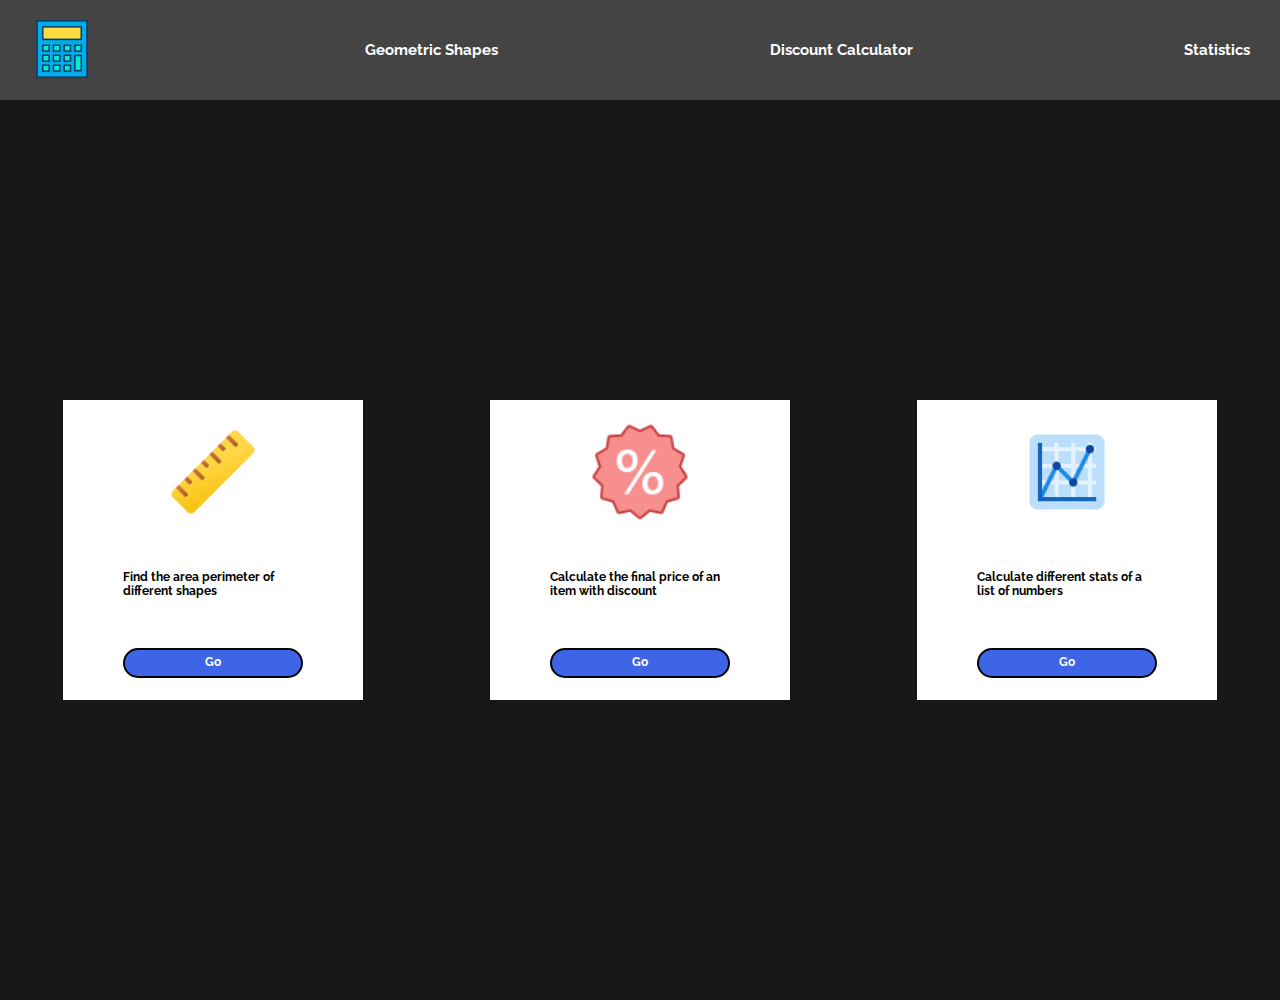
<file: index.html>
<!DOCTYPE html>
<html lang="en">
    <head>
        <meta charset="UTF-8">
        <meta http-equiv="X-UA-Compatible" content="IE=edge">
        <meta name="viewport" content="width=device-width, initial-scale=1.0">
        <title>Math page</title>
        <link rel="stylesheet" href="./styles.css">
        <link rel="preconnect" href="https://fonts.googleapis.com">
        <link rel="preconnect" href="https://fonts.gstatic.com" crossorigin>
        <link href="https://fonts.googleapis.com/css2?family=Raleway:ital,wght@0,300;0,700;1,500&display=swap" rel="stylesheet">
    </head>
    <body>
        <header>
            <div class="logo-box">
                <img src="./assets/calculator.png" alt="">
            </div>
            <h2><a href="./Taller1/figuras.html">Geometric Shapes</a></h2> 
            <h2><a href="./Taller2/descuentos.html">Discount Calculator</a></h2>
            <h2><a href="./Taller3/estadistica.html">Statistics</a></h2>
            
        </header>
        <section>
            <div class="main-container">
                <div>
                    <img src="./assets/rule-icon.png" alt="Rule Icon">
                    <p>Find the area perimeter of different shapes</p>
                    <a class="go-button" href="./Taller1/figuras.html">Go</a>
                </div>
                <div>
                    <img src="./assets/discount-icon.png" alt="Discount Icon">
                    <p>Calculate the final price of an item with discount</p>
                    <a class="go-button" href="./Taller2/descuentos.html">Go</a>
                </div>
                <div>
                    <img src="./assets/stats-icon.png" alt="Graph Image">
                    <p>Calculate different stats of a list of numbers</p>
                    <a class="go-button" href="./Taller3/estadistica.html">Go</a>
                </div>
            </div>
        </section>
    </body>
</html>
</file>
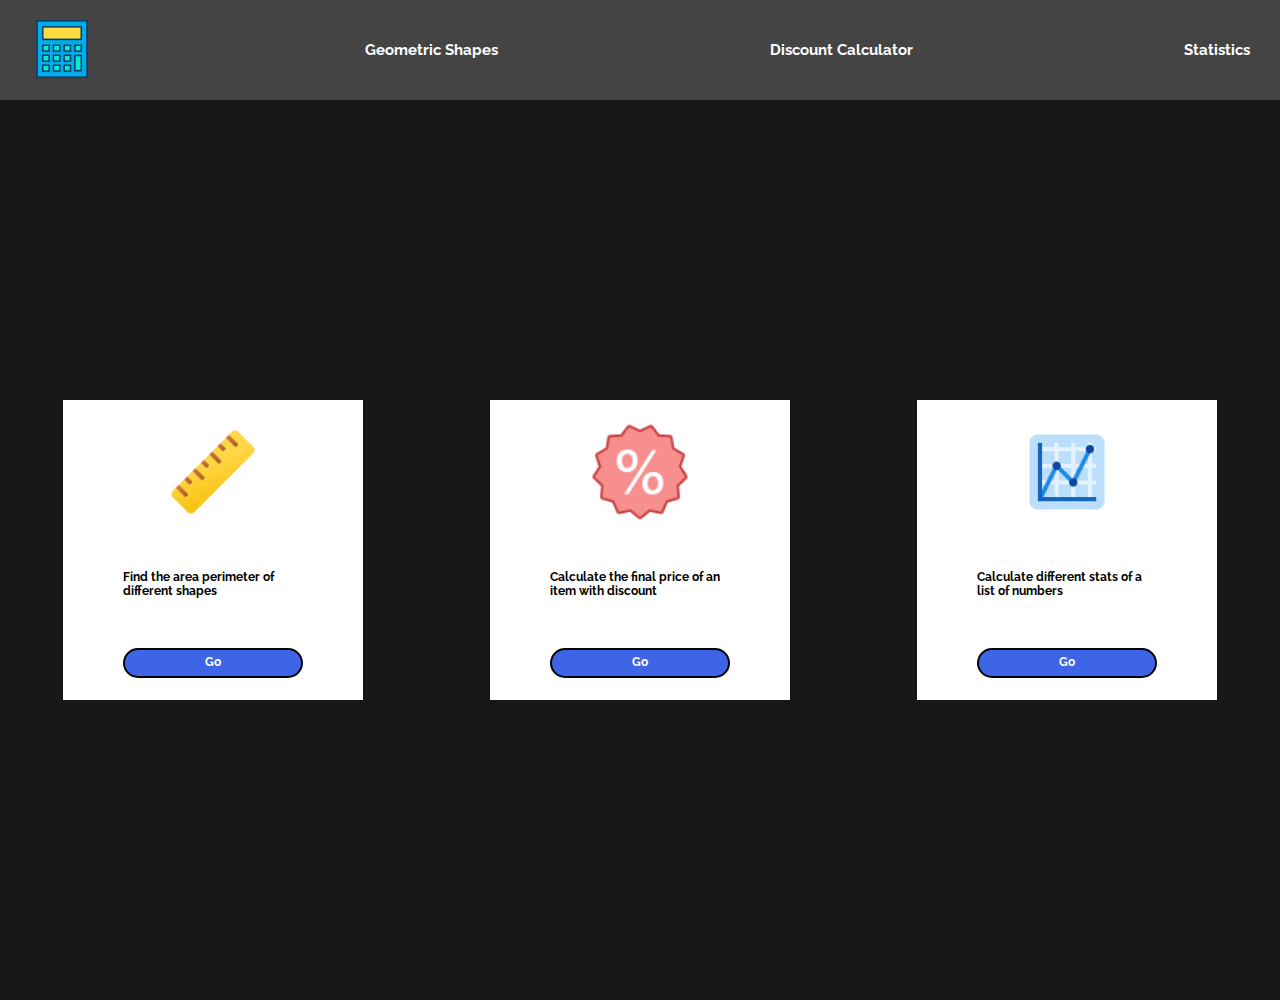
<file: EntryPage/index.html>
<!DOCTYPE html>
<html lang="en">
    <head>
        <meta charset="UTF-8">
        <meta http-equiv="X-UA-Compatible" content="IE=edge">
        <meta name="viewport" content="width=device-width, initial-scale=1.0">
        <title>Math page</title>
        <link rel="stylesheet" href="./styles.css">
        <link rel="preconnect" href="https://fonts.googleapis.com">
        <link rel="preconnect" href="https://fonts.gstatic.com" crossorigin>
        <link href="https://fonts.googleapis.com/css2?family=Raleway:ital,wght@0,300;0,700;1,500&display=swap" rel="stylesheet">
    </head>
    <body>
        <header>
            <div class="logo-box">
                <img src="./assets/calculator.png" alt="">
            </div>
            <h2><a href="../Taller1/figuras.html">Geometric Shapes</a></h2> 
            <h2><a href="../Taller2/descuentos.html">Discount Calculator</a></h2>
            <h2><a href="../Taller3/estadistica.html">Statistics</a></h2>
            
        </header>
        <section>
            <div class="main-container">
                <div>
                    <img src="./assets/rule-icon.png" alt="Rule Icon">
                    <p>Find the area perimeter of different shapes</p>
                    <a class="go-button" href="../Taller1/figuras.html">Go</a>
                </div>
                <div>
                    <img src="./assets/discount-icon.png" alt="Discount Icon">
                    <p>Calculate the final price of an item with discount</p>
                    <a class="go-button" href="../Taller2/descuentos.html">Go</a>
                </div>
                <div>
                    <img src="./assets/stats-icon.png" alt="Graph Image">
                    <p>Calculate different stats of a list of numbers</p>
                    <a class="go-button" href="../Taller3/estadistica.html">Go</a>
                </div>
            </div>
        </section>
    </body>
</html>
</file>
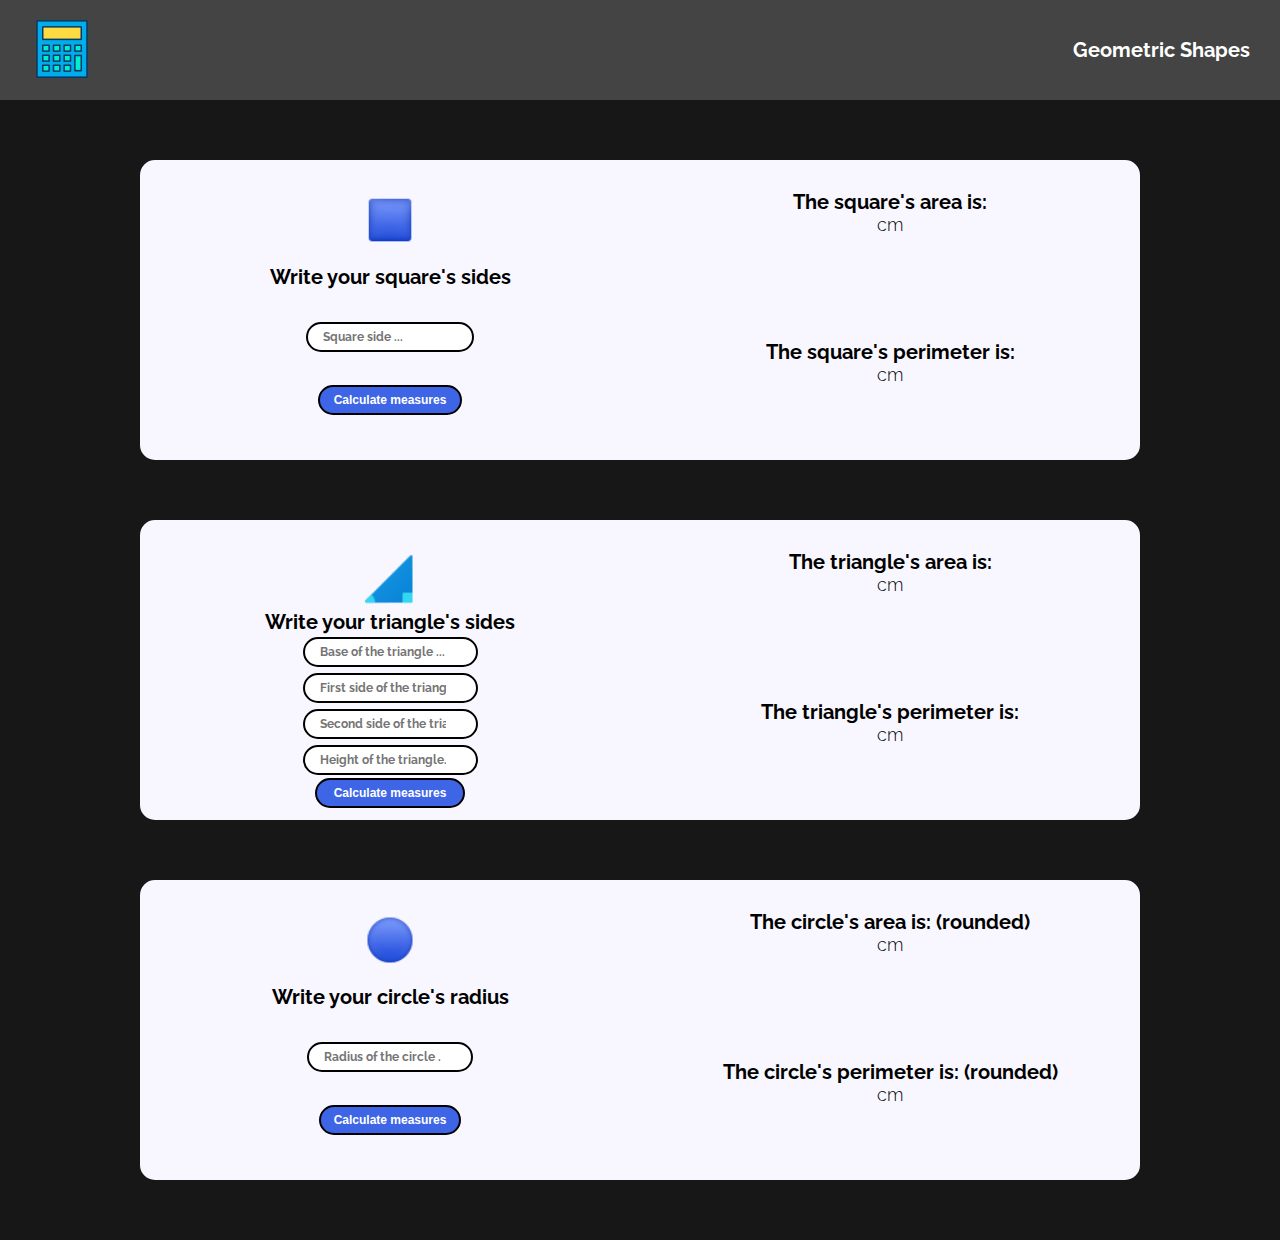
<file: Taller1/figuras.html>
<!DOCTYPE html>
    <html lang="en">
    <head>
        <meta charset="UTF-8">
        <meta http-equiv="X-UA-Compatible" content="IE=edge">
        <meta name="viewport" content="width=device-width, initial-scale=1.0">
        <title>Geometrics Shapes</title>
        <link rel="stylesheet" href="./figuras.css">
        <link rel="preconnect" href="https://fonts.googleapis.com">
        <link rel="preconnect" href="https://fonts.gstatic.com" crossorigin>
        <link href="https://fonts.googleapis.com/css2?family=Raleway:ital,wght@0,300;0,700;1,500&display=swap" rel="stylesheet">
    </head>
    <header>
        <div class="logo-box">
            <img src="./assets/calculator.png" alt="">
        </div>
        <h1>Geometric Shapes</h1>
    </header>
    <body>
        <section class="calculator-section">
            
            <div class="calculator__box square">
                <div class="calculator__form">
                    <img src="./assets/blue-square.png" alt="Blue Square">
                    <form action="">
                        <label for="SquareSide">Write your square's sides</label>
                        <input id="SquareSide" type="number" placeholder="Square side ...">
                        <button type="button" onclick="CalculateSquare()">Calculate measures</button>
                    </form>
                </div>
                <div class="calculator__result">
                    <div class="calculator__result--area">
                        <h3>The square's area is:</h3>
                        <p id="resultSquareArea" class="square__area-result"></p><p class="result-measure">cm</p>
                    </div>
                    <div class="calculator__result--perimeter">
                        <h3>The square's perimeter is:</h3>
                        <p id="resultSquarePerimeter" class="square__perimeter-result"></p><p class="result-measure">cm</p>
                    </div>        
                </div>
            </div>
            

            <div class="calculator__box triangle">
                <div class="calculator__form">
                    <img src="./assets/blue-triangle.png" alt="Blue Triangle">
                    <form action="">
                        <label for="TriangleSide">Write your triangle's sides</label>
                        <input id="TriangleBase" type="number" placeholder="Base of the triangle ...">
                        <input id="TriangleSide2" type="number" placeholder="First side of the triangle...">
                        <input id="TriangleSide3" type="number" placeholder="Second side of the triangle...">
                        <input id="TriangleHeight" type="number" placeholder="Height of the triangle...">
                        <button type="button" onclick="CalculateTriangle()">Calculate measures</button>
                    </form>
                </div>
                <div class="calculator__result">
                    <div class="calculator__result--area">
                        <h3>The triangle's area is:</h3>
                        <p id="resultTriangleArea" class="triangle__area-result"></p><p class="result-measure">cm</p>
                    </div>
                    <div class="calculator__result--perimeter">
                        <h3>The triangle's perimeter is:</h3>
                        <p id="resultTrianglePerimeter" class="triangle__perimeter-result"></p><p class="result-measure">cm</p>
                    </div>        
                </div>
            </div>


            <div class="calculator__box circle">
                <div class="calculator__form">
                    <img src="./assets/blue-circle.png" alt="Blue Circle">
                    <form action="">
                        <label for="CircleRadius">Write your circle's radius</label>
                        <input id="CircleRadius" type="number" placeholder="Radius of the circle ...">
                        <button type="button" onclick="CalculateCircle()">Calculate measures</button>
                    </form>
                </div>
                <div class="calculator__result">
                    <div class="calculator__result--area">
                        <h3>The circle's area is: (rounded)</h3>
                        <p id="resultCircleArea" class="circle__area-result"></p><p class="result-measure">cm</p>
                    </div>
                    <div class="calculator__result--perimeter">
                        <h3>The circle's perimeter is: (rounded)</h3>
                        <p id="resultCirclePerimeter" class="circle__perimeter-result"></p><p class="result-measure">cm</p>
                    </div>        
                </div>
            </div>

            

        </section>
        <script src="./figuras.js"></script>
    </body>
</html>
</file>
<file: styles.css>
* {
    box-sizing: border-box;
    padding: 0px;
    margin: 0px;
}

html {
    font-size: 62.5%;
    font-family: 'Raleway', sans-serif;
}

header {
    display: flex;
    justify-content: space-between;
    align-items: center;
    height: 100px;
    width: 100%;
    background-color: #444444;
}

header .logo-box {
    padding: 0 30px;
}

header h2 {
    padding: 0 30px;
    color: white;
}

header a {
    text-decoration: none;
    color: white;
}

body {
    background-color: #171717;
}

.main-container {
    display: flex;
    flex-wrap: wrap;
    justify-content: space-around;
    align-items: center;
    height: 100vh;
    width: 100%;
}

.main-container div {
    width: 300px;
    height: 300px;
    background-color: white;
    display: flex;
    flex-direction: column;
    justify-content: space-around;
    align-items: center;
}

.main-container img {
    width: 100px;
    height: 100px;
}

.main-container p {
    width: 70%;
    font-family: 'Raleway', sans-serif;
    padding: 0 15px;
    height: 30px;
    font-size: 1.2rem;
    font-weight: bold;
    outline-style: none;
    margin: 3px;

}

.go-button {
    border-radius: 15px;
    background-color: #3E65E6;
    color: white;
    font-size: 1.2rem;
    font-weight: bold;
    height: 30px;
    width: 60%;
    border: 2px solid black;
    cursor: pointer;
    text-align: center;
    padding: 5px;
    text-decoration: none;
}
</file>
<file: EntryPage/styles.css>
* {
    box-sizing: border-box;
    padding: 0px;
    margin: 0px;
}

html {
    font-size: 62.5%;
    font-family: 'Raleway', sans-serif;
}

header {
    display: flex;
    justify-content: space-between;
    align-items: center;
    height: 100px;
    width: 100%;
    background-color: #444444;
}

header .logo-box {
    padding: 0 30px;
}

header h2 {
    padding: 0 30px;
    color: white;
}

header a {
    text-decoration: none;
    color: white;
}

body {
    background-color: #171717;
}

.main-container {
    display: flex;
    flex-wrap: wrap;
    justify-content: space-around;
    align-items: center;
    height: 100vh;
    width: 100%;
}

.main-container div {
    width: 300px;
    height: 300px;
    background-color: white;
    display: flex;
    flex-direction: column;
    justify-content: space-around;
    align-items: center;
}

.main-container img {
    width: 100px;
    height: 100px;
}

.main-container p {
    width: 70%;
    font-family: 'Raleway', sans-serif;
    padding: 0 15px;
    height: 30px;
    font-size: 1.2rem;
    font-weight: bold;
    outline-style: none;
    margin: 3px;

}

.go-button {
    border-radius: 15px;
    background-color: #3E65E6;
    color: white;
    font-size: 1.2rem;
    font-weight: bold;
    height: 30px;
    width: 60%;
    border: 2px solid black;
    cursor: pointer;
    text-align: center;
    padding: 5px;
    text-decoration: none;
}
</file>
<file: Taller1/figuras.css>
* {
    box-sizing: border-box;
    padding: 0px;
    margin: 0px;
}

html {
    font-size: 62.5%;
    font-family: 'Raleway', sans-serif;
}

header {
    display: flex;
    justify-content: space-between;
    align-items: center;
    height: 100px;
    width: 100%;
    background-color: #444444;
}

header .logo-box {
    padding: 0 30px;
}

header h1 {
    padding: 0 30px;
    color: white;
}


body {
    background-color: #171717;
}

.calculator__box {
    background-color: #F8F7FF;
    width: 80%;
    height: 300px;
    margin: 60px auto;
    border-radius: 15px;
    display: flex;
    max-width: 1000px;
}


.calculator__form {
    width: 50%;
    height: 100%;
    padding: 30px;
    display: flex;
    flex-direction: column;
    align-items: center;
    text-align: center;
}

.calculator__form form {
    display: flex;
    flex-direction: column;
    align-items: center;
    justify-content: space-around;
    flex-grow: 1;
}

.calculator__form label {
    font-weight: bold;
    font-size: 2rem;
}

.calculator__form img {
    width: 60px;
    height: 60px;
}

.calculator__form input {
    border-radius: 15px;
    border: 2px solid black;
    width: 70%;
    font-family: 'Raleway', sans-serif;
    padding: 0 15px;
    height: 30px;
    font-size: 1.2rem;
    font-weight: bold;
    outline-style: none;
    margin: 3px;
}

.calculator__form button {
    border-radius: 15px;
    background-color: #3E65E6;
    color: white;
    font-size: 1.2rem;
    font-weight: bold;
    height: 30px;
    width: 60%;
    border: 2px solid black;
    cursor: pointer;
}

.calculator__result {
    width: 50%;
    height: 100%;
    text-align: center;
}

.calculator__result div {
    height: 50%;
    padding: 30px;
}

.calculator__result h3{
    font-size: 2rem;
}

.calculator__result p{
    font-size: 5rem;
    font-weight: bold;
    display: inline-block;
}

.calculator__result .result-measure {
    font-size: 1.8rem;
    font-weight: 300;
}
</file>
